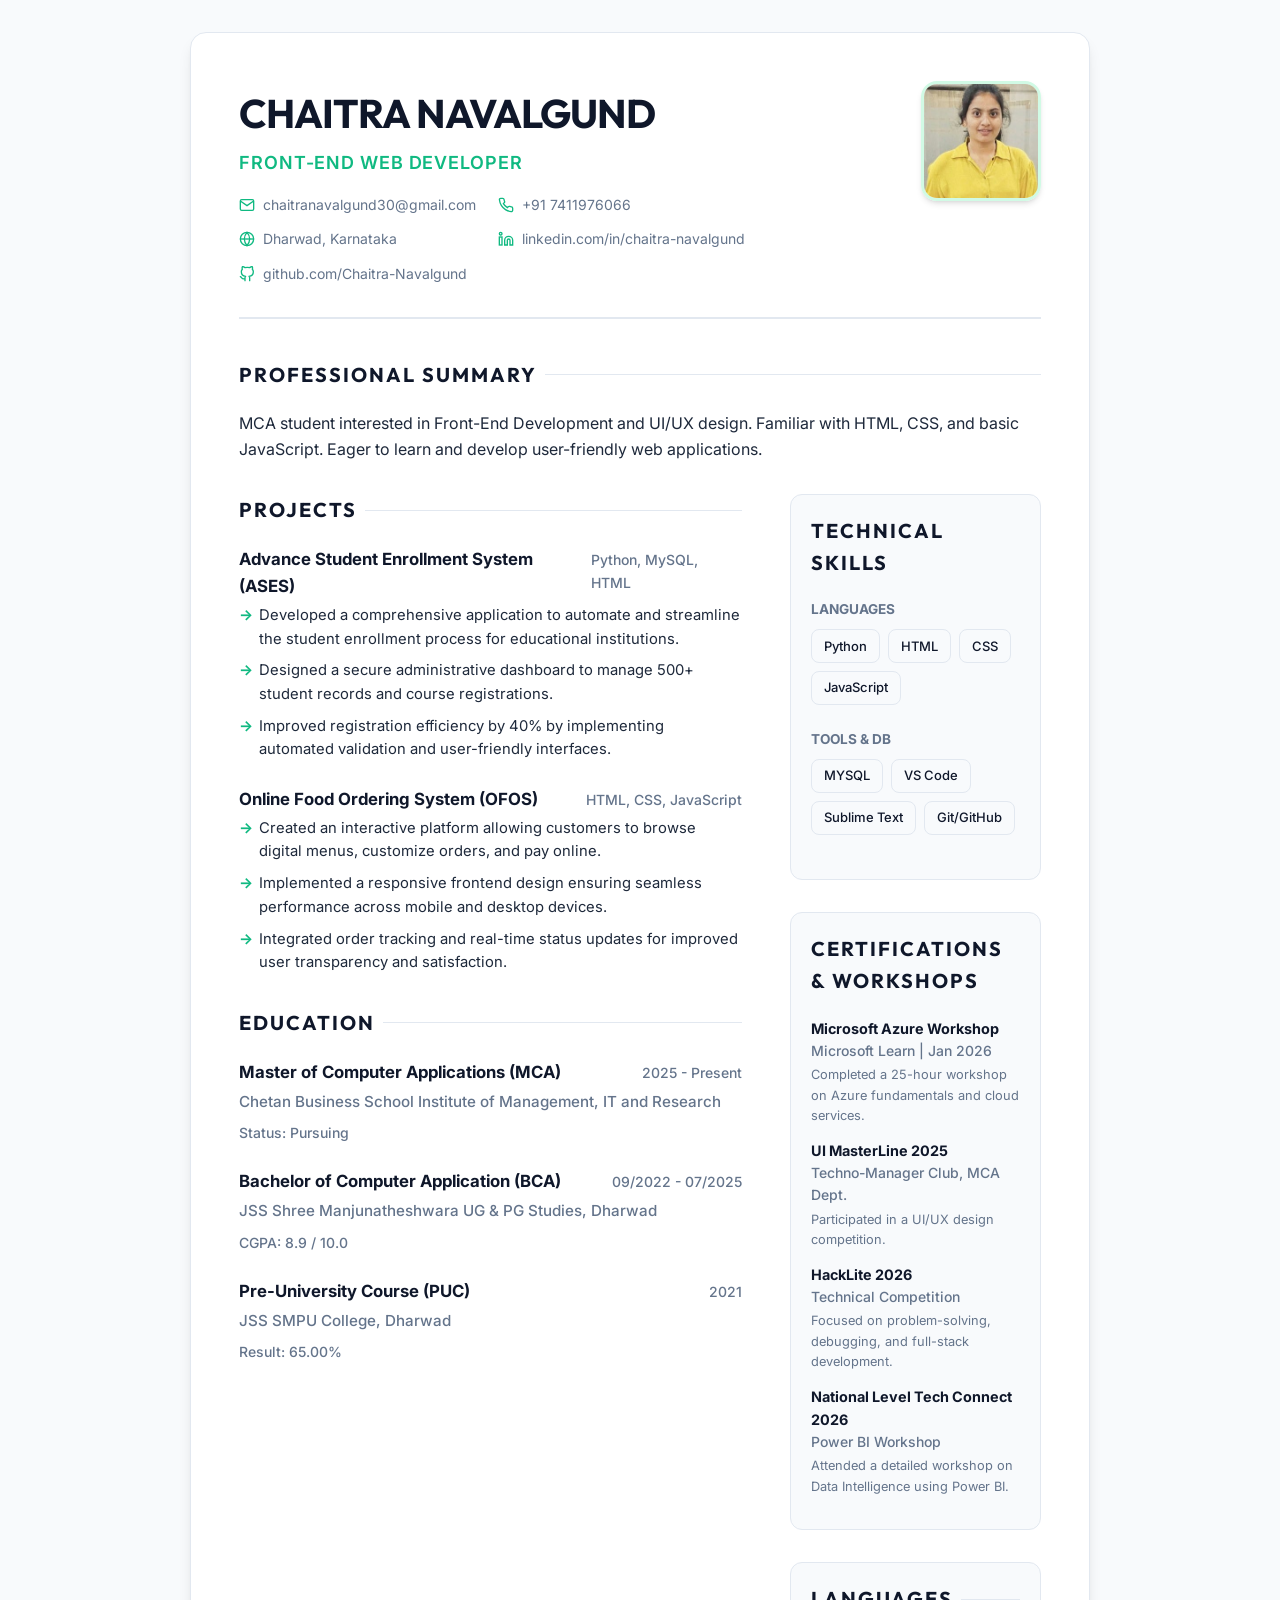
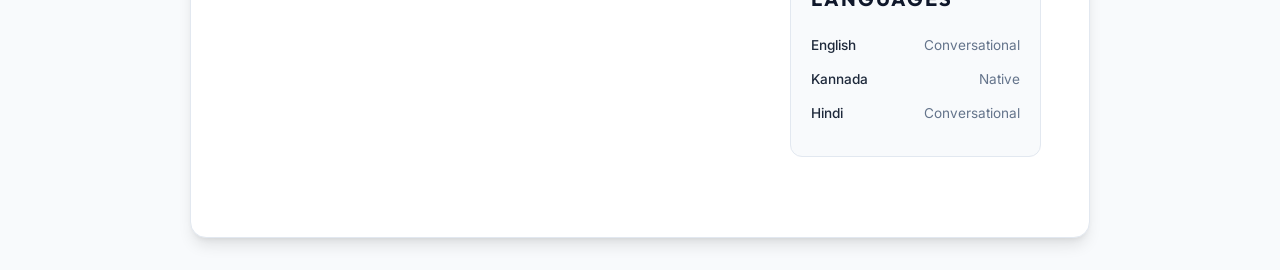
<file: resume/resume.html>
<!DOCTYPE html>
<html lang="en">

<head>
    <meta charset="UTF-8">
    <meta name="viewport" content="width=device-width, initial-scale=1.0">
    <title>Chaitra Navalgund | Professional Resume</title>
    <link rel="stylesheet" href="style.css">
</head>

<body>
    <div class="resume-container">
        <header>
            <div class="header-left">
                <h1>CHAITRA NAVALGUND</h1>
                <div class="title">Front-End Web Developer</div>

                <div class="contact-grid">
                    <a href="mailto:chaitranavalgund30@gmail.com" class="contact-item">
                        <svg viewBox="0 0 24 24" fill="none" stroke="currentColor" stroke-width="2">
                            <path d="M4 4h16c1.1 0 2 .9 2 2v12c0 1.1-.9 2-2 2H4c-1.1 0-2-.9-2-2V6c0-1.1.9-2 2-2z" />
                            <polyline points="22,6 12,13 2,6" />
                        </svg>
                        chaitranavalgund30@gmail.com
                    </a>
                    <div class="contact-item">
                        <svg viewBox="0 0 24 24" fill="none" stroke="currentColor" stroke-width="2">
                            <path
                                d="M22 16.92v3a2 2 0 0 1-2.18 2 19.79 19.79 0 0 1-8.63-3.07 19.5 19.5 0 0 1-6-6 19.79 19.79 0 0 1-3.07-8.67A2 2 0 0 1 4.11 2h3a2 2 0 0 1 2 1.72 12.84 12.84 0 0 0 .7 2.81 2 2 0 0 1-.45 2.11L8.09 9.91a16 16 0 0 0 6 6l1.27-1.27a2 2 0 0 1 2.11-.45 12.84 12.84 0 0 0 2.81.7A2 2 0 0 1 22 16.92z" />
                        </svg>
                        +91 7411976066
                    </div>
                    <div class="contact-item">
                        <svg viewBox="0 0 24 24" fill="none" stroke="currentColor" stroke-width="2">
                            <circle cx="12" cy="12" r="10" />
                            <line x1="2" y1="12" x2="22" y2="12" />
                            <path
                                d="M12 2a15.3 15.3 0 0 1 4 10 15.3 15.3 0 0 1-4 10 15.3 15.3 0 0 1-4-10 15.3 15.3 0 0 1 4-10z" />
                        </svg>
                        Dharwad, Karnataka
                    </div>
                    <a href="https://www.linkedin.com/in/chaitra-navalgund-4ba415314/" class="contact-item">
                        <svg viewBox="0 0 24 24" fill="none" stroke="currentColor" stroke-width="2">
                            <path d="M16 8a6 6 0 0 1 6 6v7h-4v-7a2 2 0 0 0-2-2 2 2 0 0 0-2 2v7h-4v-7a6 6 0 0 1 6-6z" />
                            <rect x="2" y="9" width="4" height="12" />
                            <circle cx="4" cy="4" r="2" />
                        </svg>
                        linkedin.com/in/chaitra-navalgund
                    </a>
                    <a href="https://github.com/Chaitra-Navalgund" class="contact-item">
                        <svg viewBox="0 0 24 24" fill="none" stroke="currentColor" stroke-width="2"
                            stroke-linecap="round" stroke-linejoin="round">
                            <path
                                d="M9 19c-5 1.5-5-2.5-7-3m14 6v-3.87a3.37 3.37 0 0 0-.94-2.61c3.14-.35 6.44-1.54 6.44-7A5.44 5.44 0 0 0 20 4.77 5.07 5.07 0 0 0 19.91 1S18.73.65 16 2.48a13.38 13.38 0 0 0-7 0C6.27.65 5.09 1 5.09 1A5.07 5.07 0 0 0 5 4.77a5.44 5.44 0 0 0-1.5 3.78c0 5.42 3.3 6.61 6.44 7A3.37 3.37 0 0 0 9 18.13V22">
                            </path>
                        </svg>
                        github.com/Chaitra-Navalgund
                    </a>
                </div>
            </div>
            <!-- Placeholder for Photo -->
            <div class="header-right">
                <img src="profile.jpg" alt="Chaitra Navalgund" class="profile-photo">
            </div>
        </header>

        <section>
            <h2>Professional Summary</h2>
            <p>MCA student interested in Front-End Development and UI/UX design. Familiar with HTML, CSS, and basic
                JavaScript. Eager to learn and develop user-friendly web applications.</p>
        </section>

        <div class="content-grid">
            <div class="main-col">
                <section>
                    <h2>Projects</h2>

                    <div class="item">
                        <div class="item-header">
                            <span class="item-title">Advance Student Enrollment System (ASES)</span>
                            <span class="item-meta">Python, MySQL, HTML</span>
                        </div>
                        <ul>
                            <li>Developed a comprehensive application to automate and streamline the student enrollment
                                process for educational institutions.</li>
                            <li>Designed a secure administrative dashboard to manage 500+ student records and course
                                registrations.</li>
                            <li>Improved registration efficiency by 40% by implementing automated validation and
                                user-friendly interfaces.</li>
                        </ul>
                    </div>

                    <div class="item">
                        <div class="item-header">
                            <span class="item-title">Online Food Ordering System (OFOS)</span>
                            <span class="item-meta">HTML, CSS, JavaScript</span>
                        </div>
                        <ul>
                            <li>Created an interactive platform allowing customers to browse digital menus, customize
                                orders, and pay online.</li>
                            <li>Implemented a responsive frontend design ensuring seamless performance across mobile and
                                desktop devices.</li>
                            <li>Integrated order tracking and real-time status updates for improved user transparency
                                and satisfaction.</li>
                        </ul>
                    </div>
                </section>

                <section>
                    <h2>Education</h2>
                    <div class="item">
                        <div class="item-header">
                            <span class="item-title">Master of Computer Applications (MCA)</span>
                            <span class="item-meta">2025 - Present</span>
                        </div>
                        <div class="item-subtitle">Chetan Business School Institute of Management, IT and Research</div>
                        <div class="item-meta">Status: Pursuing</div>
                    </div>

                    <div class="item">
                        <div class="item-header">
                            <span class="item-title">Bachelor of Computer Application (BCA)</span>
                            <span class="item-meta">09/2022 - 07/2025</span>
                        </div>
                        <div class="item-subtitle">JSS Shree Manjunatheshwara UG & PG Studies, Dharwad</div>
                        <div class="item-meta">CGPA: 8.9 / 10.0</div>
                    </div>

                    <div class="item">
                        <div class="item-header">
                            <span class="item-title">Pre-University Course (PUC)</span>
                            <span class="item-meta">2021</span>
                        </div>
                        <div class="item-subtitle">JSS SMPU College, Dharwad</div>
                        <div class="item-meta">Result: 65.00%</div>
                    </div>
                </section>
            </div>

            <div class="sidebar">
                <section>
                    <h2>Technical Skills</h2>
                    <div style="margin-bottom: 1.5rem;">
                        <h4
                            style="font-size: 0.85rem; color: var(--secondary); margin-bottom: 0.5rem; text-transform: uppercase;">
                            Languages</h4>
                        <div class="skills-grid">
                            <span class="skill-tag">Python</span>
                            <span class="skill-tag">HTML</span>
                            <span class="skill-tag">CSS</span>
                            <span class="skill-tag">JavaScript</span>
                        </div>
                    </div>
                    <div style="margin-bottom: 1.5rem;">
                        <h4
                            style="font-size: 0.85rem; color: var(--secondary); margin-bottom: 0.5rem; text-transform: uppercase;">
                            Tools & DB</h4>
                        <div class="skills-grid">
                            <span class="skill-tag">MYSQL</span>
                            <span class="skill-tag">VS Code</span>
                            <span class="skill-tag">Sublime Text</span>
                            <span class="skill-tag">Git/GitHub</span>
                        </div>
                    </div>
                </section>
                <section style="margin-top: 1.5rem;">
                    <h2>Certifications & Workshops</h2>
                    <div class="item" style="margin-bottom: 0.75rem;">
                        <div class="item-title" style="font-size: 0.9rem;">Microsoft Azure Workshop</div>
                        <div class="item-meta">Microsoft Learn | Jan 2026</div>
                        <div style="font-size: 0.8rem; color: var(--text-muted); margin-top: 0.2rem;">
                            Completed a 25-hour workshop on Azure fundamentals and cloud services.
                        </div>
                    </div>
                    <div class="item" style="margin-bottom: 0.75rem;">
                        <div class="item-title" style="font-size: 0.9rem;">UI MasterLine 2025</div>
                        <div class="item-meta">Techno-Manager Club, MCA Dept.</div>
                        <div style="font-size: 0.8rem; color: var(--text-muted); margin-top: 0.2rem;">
                            Participated in a UI/UX design competition.
                        </div>
                    </div>
                    <div class="item" style="margin-bottom: 0.75rem;">
                        <div class="item-title" style="font-size: 0.9rem;">HackLite 2026</div>
                        <div class="item-meta">Technical Competition</div>
                        <div style="font-size: 0.8rem; color: var(--text-muted); margin-top: 0.2rem;">
                            Focused on problem-solving, debugging, and full-stack development.
                        </div>
                    </div>
                    <div class="item" style="margin-bottom: 0.75rem;">
                        <div class="item-title" style="font-size: 0.9rem;">National Level Tech Connect 2026</div>
                        <div class="item-meta">Power BI Workshop</div>
                        <div style="font-size: 0.8rem; color: var(--text-muted); margin-top: 0.2rem;">
                            Attended a detailed workshop on Data Intelligence using Power BI.
                        </div>
                    </div>
                </section>

                <section style="margin-top: 1.5rem;">
                    <h2>Languages</h2>
                    <div class="item" style="margin-bottom: 0.75rem;">
                        <div class="item-header" style="font-size: 0.85rem; font-weight: 500;">
                            <span>English</span>
                            <span style="color: var(--text-muted); font-weight: 400;">Conversational</span>
                        </div>
                    </div>
                    <div class="item" style="margin-bottom: 0.75rem;">
                        <div class="item-header" style="font-size: 0.85rem; font-weight: 500;">
                            <span>Kannada</span>
                            <span style="color: var(--text-muted); font-weight: 400;">Native</span>
                        </div>
                    </div>
                    <div class="item" style="margin-bottom: 0.75rem;">
                        <div class="item-header" style="font-size: 0.85rem; font-weight: 500;">
                            <span>Hindi</span>
                            <span style="color: var(--text-muted); font-weight: 400;">Conversational</span>
                        </div>
                    </div>
                </section>
            </div>
        </div>
    </div>
</body>

</html>
</file>
<file: resume/style.css>
@import url('https://fonts.googleapis.com/css2?family=Inter:wght@300;400;500;600;700&family=Outfit:wght@400;500;600;700&display=swap');

:root {
    --primary: #0f172a;
    --primary-light: #1e293b;
    --secondary: #64748b;
    --accent: #10b981;
    --accent-light: #d1fae5;
    --background: #f8fafc;
    --card: #ffffff;
    --text-main: #1e293b;
    --text-muted: #64748b;
    --border: #e2e8f0;
    --shadow: 0 4px 6px -1px rgb(0 0 0 / 0.1), 0 2px 4px -2px rgb(0 0 0 / 0.1);
    --shadow-lg: 0 10px 15px -3px rgb(0 0 0 / 0.1), 0 4px 6px -4px rgb(0 0 0 / 0.1);
}

* {
    margin: 0;
    padding: 0;
    box-sizing: border-box;
}

body {
    font-family: 'Inter', sans-serif;
    background-color: var(--background);
    color: var(--text-main);
    line-height: 1.6;
    padding: 2rem 1rem;
}

.resume-container {
    max-width: 900px;
    margin: 0 auto;
    background: var(--card);
    padding: 3rem;
    border-radius: 1rem;
    box-shadow: var(--shadow-lg);
    border: 1px solid var(--border);
}

/* Header Section */
header {
    display: flex;
    justify-content: space-between;
    align-items: flex-start;
    margin-bottom: 2.5rem;
    border-bottom: 2px solid var(--border);
    padding-bottom: 2rem;
}

.header-left h1 {
    font-family: 'Outfit', sans-serif;
    font-size: 2.5rem;
    color: var(--primary);
    font-weight: 700;
    letter-spacing: -0.025em;
    margin-bottom: 0.25rem;
}

.header-left .title {
    font-size: 1.125rem;
    color: var(--accent);
    font-weight: 600;
    text-transform: uppercase;
    letter-spacing: 0.05em;
}

.contact-grid {
    display: grid;
    grid-template-columns: repeat(2, 1fr);
    gap: 0.75rem;
    margin-top: 1rem;
}

.contact-item {
    display: flex;
    align-items: center;
    gap: 0.5rem;
    color: var(--text-muted);
    font-size: 0.875rem;
    text-decoration: none;
    transition: color 0.2s;
}

.contact-item:hover {
    color: var(--primary);
}

.contact-item svg {
    width: 1rem;
    height: 1rem;
    color: var(--accent);
}

.profile-photo {
    width: 120px;
    height: 120px;
    border-radius: 1rem;
    object-fit: cover;
    border: 3px solid var(--accent-light);
    box-shadow: var(--shadow);
    transition: all 0.3s ease;
}

.profile-photo:hover {
    transform: scale(1.05);
    box-shadow: 0 0 20px rgba(16, 185, 129, 0.2);
    border-color: var(--accent);
}

/* Main Content Grid */
.content-grid {
    display: grid;
    grid-template-columns: 2fr 1fr;
    gap: 3rem;
}

section {
    margin-bottom: 2rem;
}

h2 {
    font-family: 'Outfit', sans-serif;
    font-size: 1.25rem;
    color: var(--primary);
    text-transform: uppercase;
    letter-spacing: 0.1em;
    margin-bottom: 1.25rem;
    display: flex;
    align-items: center;
    gap: 0.5rem;
}

h2::after {
    content: '';
    flex-grow: 1;
    height: 1px;
    background: var(--border);
}

/* List Styling */
.item {
    margin-bottom: 1.5rem;
}

.item-header {
    display: flex;
    justify-content: space-between;
    align-items: baseline;
    margin-bottom: 0.25rem;
}

.item-title {
    font-weight: 700;
    color: var(--primary);
    font-size: 1.05rem;
}

.item-meta {
    font-size: 0.875rem;
    color: var(--text-muted);
    font-weight: 500;
}

.item-subtitle {
    font-weight: 500;
    color: var(--secondary);
    font-size: 0.95rem;
    margin-bottom: 0.5rem;
}

ul {
    list-style: none;
}

ul li {
    position: relative;
    padding-left: 1.25rem;
    margin-bottom: 0.5rem;
    font-size: 0.925rem;
    color: var(--text-main);
}

ul li::before {
    content: '→';
    position: absolute;
    left: 0;
    color: var(--accent);
    font-weight: bold;
}

/* Skills Cards */
.skills-grid {
    display: flex;
    flex-wrap: wrap;
    gap: 0.5rem;
}

.skill-tag {
    background: var(--background);
    color: var(--primary);
    padding: 0.35rem 0.75rem;
    border-radius: 0.5rem;
    font-size: 0.8125rem;
    font-weight: 500;
    border: 1px solid var(--border);
}

/* Secondary Column Styling */
.sidebar section {
    background: var(--background);
    padding: 1.25rem;
    border-radius: 0.75rem;
    border: 1px solid var(--border);
}

.percentage-bar {
    height: 6px;
    background: var(--border);
    border-radius: 3px;
    margin-top: 5px;
    overflow: hidden;
}

.percentage-fill {
    height: 100%;
    background: var(--accent);
}

/* Print Utilities */
@media print {
    body {
        padding: 0;
        background: white;
    }
    .resume-container {
        box-shadow: none;
        border: none;
        max-width: 100%;
    }
    .sidebar section {
        border: none;
        background: transparent;
        padding: 0;
    }
}

@media (max-width: 768px) {
    .content-grid {
        grid-template-columns: 1fr;
    }
    header {
        flex-direction: column-reverse;
        gap: 1.5rem;
    }
    .resume-container {
        padding: 1.5rem;
    }
}
</file>
